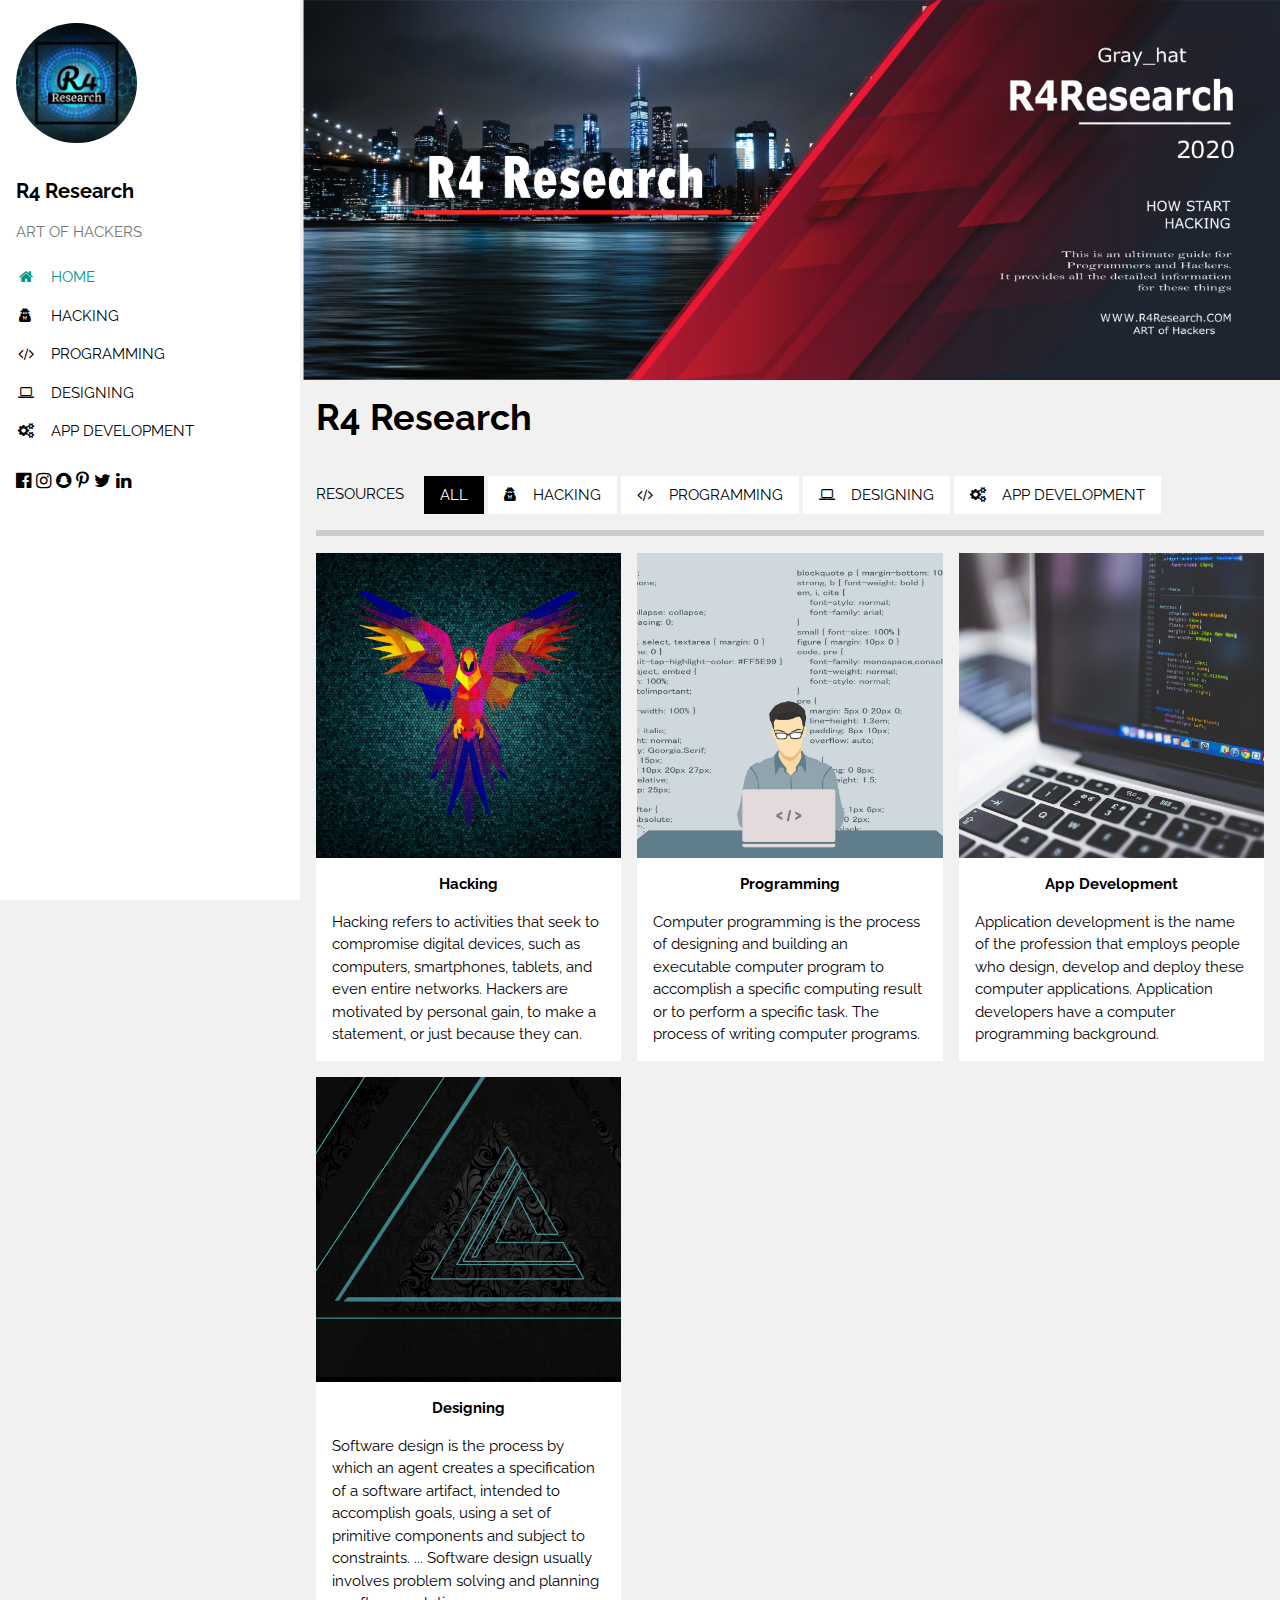
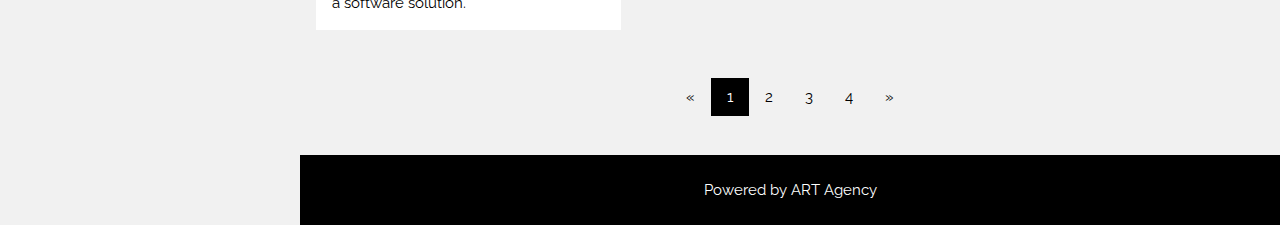
<file: index.html>
﻿<!DOCTYPE html>
<html>
<title>R4 Research</title>
<meta charset="UTF-8">
<meta name="viewport" content="width=device-width, initial-scale=1">
<link rel="stylesheet" href="https://www.w3schools.com/w3css/4/w3.css">
<link rel="stylesheet" href="https://fonts.googleapis.com/css?family=Raleway">
<link rel="stylesheet" href="https://cdnjs.cloudflare.com/ajax/libs/font-awesome/4.7.0/css/font-awesome.min.css">
<!-- stylesheet -->
<link rel="stylesheet" href="library/css/style.css" type="text/css">
<style>

</style>
<body class="w3-light-grey w3-content" style="max-width:1600px">

<!-- Sidebar/menu -->
<nav class="w3-sidebar w3-collapse w3-white w3-animate-left" style="z-index:3;width:300px;" id="mySidebar"><br>
  <div class="w3-container">
    <a href="#" onclick="w3_close()" class="w3-hide-large w3-right w3-jumbo w3-padding w3-hover-grey" title="close menu">
      <i class="fa fa-remove"></i>
    </a>
    <img src="images/logo.png" style="width:45%;" class="w3-round w3-circle r4_icon"><br><br>
    <h4><b>R4 Research</b></h4>
    <p class="w3-text-grey">ART OF HACKERS</p>
  </div>
  <div class="w3-bar-block">
    <a href="#" onclick="w3_close()" class="w3-bar-item w3-button w3-padding w3-text-teal"><i class="fa fa-home fa-fw w3-margin-right"></i>HOME</a> 
    <a href="#" onclick="w3_close()" class="w3-bar-item w3-button w3-padding "><i class="fa fa-user-secret fa-fw w3-margin-right"></i>HACKING</a> 
    <a href="#" onclick="w3_close()" class="w3-bar-item w3-button w3-padding"><i class="fa fa-code fa-fw w3-margin-right"></i>PROGRAMMING</a> 
    <a href="#" onclick="w3_close()" class="w3-bar-item w3-button w3-padding"><i class="fa fa-laptop fa-fw w3-margin-right"></i>DESIGNING</a>
    <a href="#" onclick="w3_close()" class="w3-bar-item w3-button w3-padding"><i class="fa fa-cogs fa-fw w3-margin-right"></i>APP DEVELOPMENT</a>
  </div>
  <div class="w3-panel w3-large">
    <i class="fa fa-facebook-official w3-hover-opacity"></i>
    <i class="fa fa-instagram w3-hover-opacity"></i>
    <i class="fa fa-snapchat w3-hover-opacity"></i>
    <i class="fa fa-pinterest-p w3-hover-opacity"></i>
    <i class="fa fa-twitter w3-hover-opacity"></i>
    <i class="fa fa-linkedin w3-hover-opacity"></i>
  </div>
</nav>

<!-- Overlay effect when opening sidebar on small screens -->
<div class="w3-overlay w3-hide-large w3-animate-opacity" onclick="w3_close()" style="cursor:pointer" title="close side menu" id="myOverlay"></div>
<div class="w3-main"><img src="images/header.png" class="r4_header_img"></div>

<!-- !PAGE CONTENT! -->
<div class="w3-main" style="margin-left:300px">

  <!-- Header -->
  <header id="portfolio r4_header">
    <!--<a href="#"><img src="/images/logo.png" style="width:65px;" class="w3-circle w3-right w3-margin w3-hide-large w3-hover-opacity"></a>-->
   
    

    <span class="w3-button w3-hide-large w3-xxlarge w3-hover-text-grey" onclick="w3_open()"><i class="fa fa-bars"></i></span>
    <div class="w3-container">
    <h1><b>R4 Research</b></h1>
    <div class="w3-section w3-bottombar w3-padding-16">
      <span class="w3-margin-right">RESOURCES </span> 
      <button class="w3-button w3-black">ALL</button>
      <button class="w3-button w3-white"><i class="fa fa-user-secret w3-margin-right"></i>HACKING</button>
      <button class="w3-button w3-white w3-hide-small"><i class="fa fa-code w3-margin-right"></i>PROGRAMMING</button>
      <button class="w3-button w3-white w3-hide-small"><i class="fa fa-laptop w3-margin-right"></i>DESIGNING</button>
      <button class="w3-button w3-white w3-hide-small"><i class="fa fa-cogs w3-margin-right"></i>APP DEVELOPMENT</button>
    </div>
    </div>
  </header>
  
  <!-- First Photo Grid-->
  <div class="w3-row-padding">
    <div class="w3-third w3-container w3-margin-bottom">
      <img src="images/hack.png" alt="Norway" style="width:100%" class="w3-hover-opacity">
      <div class="w3-container w3-white">
        <p class="r4_p"><b><a href="#" class="r4_a">Hacking</a></b></p>
        <p>Hacking refers to activities that seek to compromise digital devices, such as computers, smartphones, tablets, and even entire networks. Hackers are motivated by personal gain, to make a statement, or just because they can.</p>
      </div>
    </div>
    <div class="w3-third w3-container w3-margin-bottom">
      <img src="images/progra.png" alt="Norway" style="width:100%" class="w3-hover-opacity">
      <div class="w3-container w3-white">
        <p class="r4_p"><b><a href="#" class="r4_a">Programming</a></b></p>
        <p>Computer programming is the process of designing and building an executable computer program to accomplish a specific computing result or to perform a specific task.
          The process of writing computer programs.</p>
      </div>
    </div>
    <div class="w3-third w3-container">
      <img src="images/app.png" alt="Norway" style="width:100%" class="w3-hover-opacity">
      <div class="w3-container w3-white">
        <p class="r4_p"><b><a href="#" class="r4_a">App Development</a></b></p>
        <p>Application development is the name of the profession that employs people who design, develop and deploy these computer applications. Application developers have a computer programming background.</p>
      </div>
    </div>
  </div>
  
  <!-- Second Photo Grid-->
  <div class="w3-row-padding">
    <div class="w3-third w3-container w3-margin-bottom">
      <img src="images/design.png" alt="Norway" style="width:100%" class="w3-hover-opacity">
      <div class="w3-container w3-white">
        <p class="r4_p"><b><a href="#" class="r4_a">Designing</a></b></p>
        <p>Software design is the process by which an agent creates a specification of a software artifact, intended to accomplish goals, using a set of primitive components and subject to constraints. ... Software design usually involves problem solving and planning a software solution.</p>
      </div>
    </div>
  
  </div>

  <!-- Pagination -->
  <div class="w3-center w3-padding-32">
    <div class="w3-bar">
      <a href="#" class="w3-bar-item w3-button w3-hover-black">«</a>
      <a href="#" class="w3-bar-item w3-black w3-button">1</a>
      <a href="#" class="w3-bar-item w3-button w3-hover-black">2</a>
      <a href="#" class="w3-bar-item w3-button w3-hover-black">3</a>
      <a href="#" class="w3-bar-item w3-button w3-hover-black">4</a>
      <a href="#" class="w3-bar-item w3-button w3-hover-black">»</a>
    </div>
  </div>

  


  <!-- Footer -->
  <!--<footer class="w3-container w3-padding-32 w3-dark-grey">
  <div class="w3-row-padding">
    <div class="w3-third">
      <h3>R4 Research</h3>
      <p>This website made for my personal use only.</p>
    </div>
  
    <div class="w3-third">
      <h3>YouTube</h3>
      <ul class="w3-ul w3-hoverable">
        <li class="w3-padding-16">
          <img src="images/logo.png" class="w3-left w3-margin-right" style="width:50px">
          <span class="w3-large">R4 Research</span><br>
          <span>ART of Hackers</span>
        </li>
     
      </ul>
    </div>

    <div class="w3-third">
      <h3></h3>
      <p>
       
      </p>
    </div>

  </div>
  </footer>-->
  
  <div class="w3-black w3-center w3-padding-24">Powered by ART Agency</div>

<!-- End page content -->
</div>



<script src="https://code.jquery.com/jquery-3.5.1.slim.min.js" integrity="sha384-DfXdz2htPH0lsSSs5nCTpuj/zy4C+OGpamoFVy38MVBnE+IbbVYUew+OrCXaRkfj" crossorigin="anonymous"></script>
<script src="https://cdn.jsdelivr.net/npm/popper.js@1.16.0/dist/umd/popper.min.js" integrity="sha384-Q6E9RHvbIyZFJoft+2mJbHaEWldlvI9IOYy5n3zV9zzTtmI3UksdQRVvoxMfooAo" crossorigin="anonymous"></script>
<script src="https://stackpath.bootstrapcdn.com/bootstrap/4.5.0/js/bootstrap.min.js" integrity="sha384-OgVRvuATP1z7JjHLkuOU7Xw704+h835Lr+6QL9UvYjZE3Ipu6Tp75j7Bh/kR0JKI" crossorigin="anonymous"></script>
<script src="library/js/javascript.js"></script> 

</body>
</html>
</file>
<file: library/css/style.css>
/*header{
    background: url(/images/20200805_211337_0000.png);
    background-attachment: fixed;
    background-position: center;
    background-repeat: no-repeat;
    background-size: contain;

    background-color:black;
}
@media only screen and(max-width: 640px) {
    .r4_ul{
    align-items: center;
    }
}

.r4a{
    font-weight: bold;
}
.r4_ul{
    margin-right: 20em;
}


.r4header{
    position: relative;
    display: inline-block; /* Make the width of box same as image 
}
.r4banner{
    width:100%;
    height:auto;
}
.r4text{
    position: absolute;
    z-index: 999;
   margin-bottom: 0 auto;
    left: 0;
    right: 0;
    top: 5%; /* Adjust this value to move the positioned div up and down */
    /*text-align: center;*/
  /*  width: 100%;  Set the width of the positioned div 
}
.r4nav{
    background-color:rgba(0,0,0, .1);
    
}*/

body,h1,h2,h3,h4,h5,h6 {
    font-family: "Raleway", sans-serif;
}
.r4_header_img{
    width:100%;
    padding-left:10em;
}
@media only screen and (max-width: 992px) {
    .r4_header_img{
        padding-left:0em;
    }
  }
.r4header{
    width: 100%;
}
.r4_icon{
    border-radius: 60px;;
}
.r4_a{
    text-decoration: none;
    
}
.r4_p{
    text-align: center;
}
</file>
